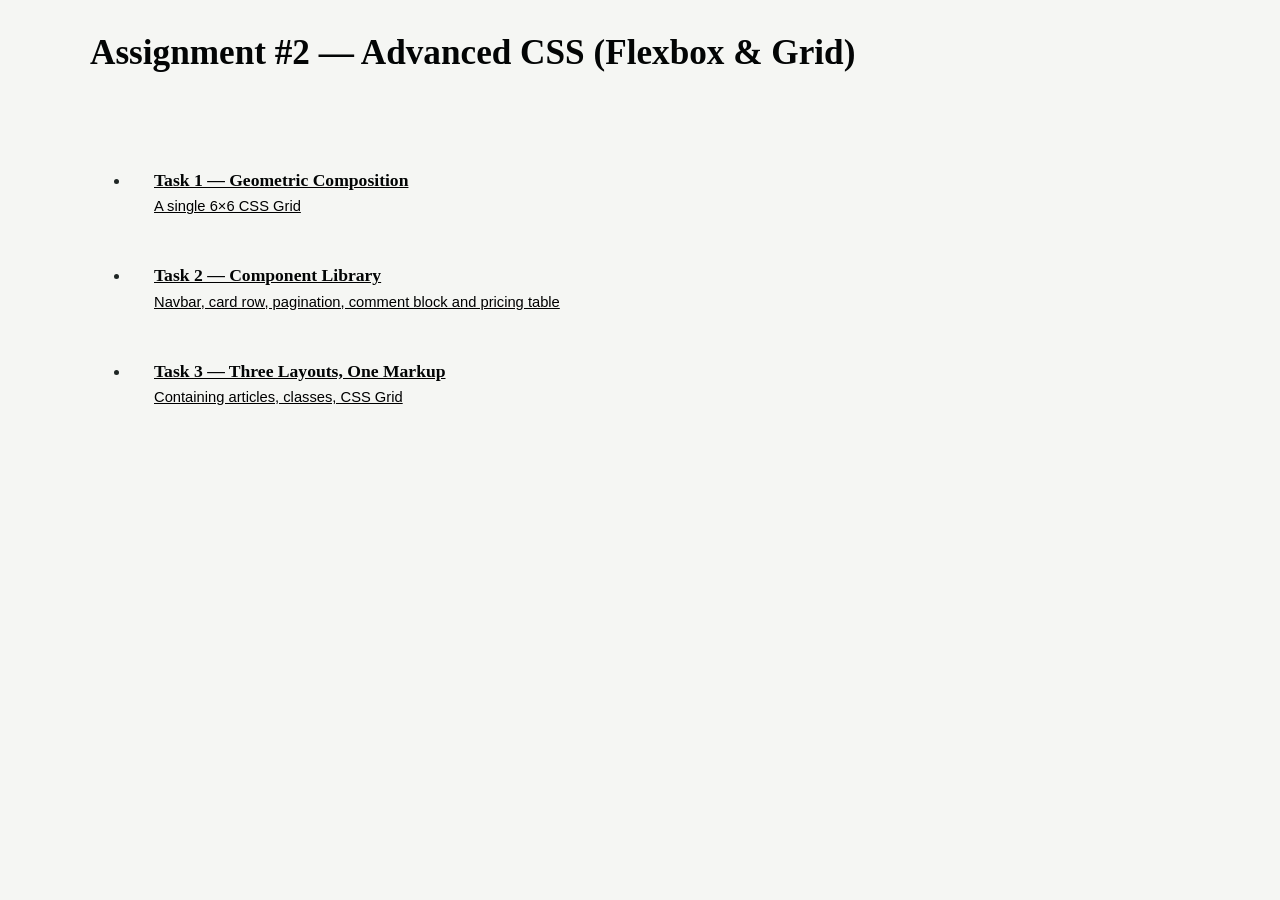
<file: Assignment2_AyanKuvanov/index.html>
<!DOCTYPE html>
<html lang="en">
<head>
<meta charset="UTF-8">
<title>Assignment #2 — Advanced CSS (Flexbox & Grid)</title>
<link rel="stylesheet" href="shared.css">
<style>
  .task-list a {
    display: block;
    border-radius: var(--radius);
    padding: var(--space-4);
  }
  .task-list a:hover { text-decoration: none; border-color: var(--color-primary); }
  .task-list h2 { margin: 0 0 var(--space-1); font-size: 1.1rem; }
  .task-list p { margin: 0; color: var(--color-muted); font-size: 0.92rem; }
</style>
</head>
<body>
  <main class="page">
    <header class="page-header">
      <h1>Assignment #2 — Advanced CSS (Flexbox &amp; Grid)</h1>
    </header>
    <ul class="task-list">
      <li><a href="task1/index.html">
        <h2>Task 1 — Geometric Composition</h2>
        <p>A single 6×6 CSS Grid</p>
      </a></li>
      <li><a href="task2/index.html">
        <h2>Task 2 — Component Library</h2>
        <p>Navbar, card row, pagination, comment block and pricing table</p>
      </a></li>
      <li><a href="task3/index.html">
        <h2>Task 3 — Three Layouts, One Markup</h2>
        <p>Containing articles, classes, CSS Grid</p>
      </a></li>
    </ul>
  </main>
</body>
</html>
</file>
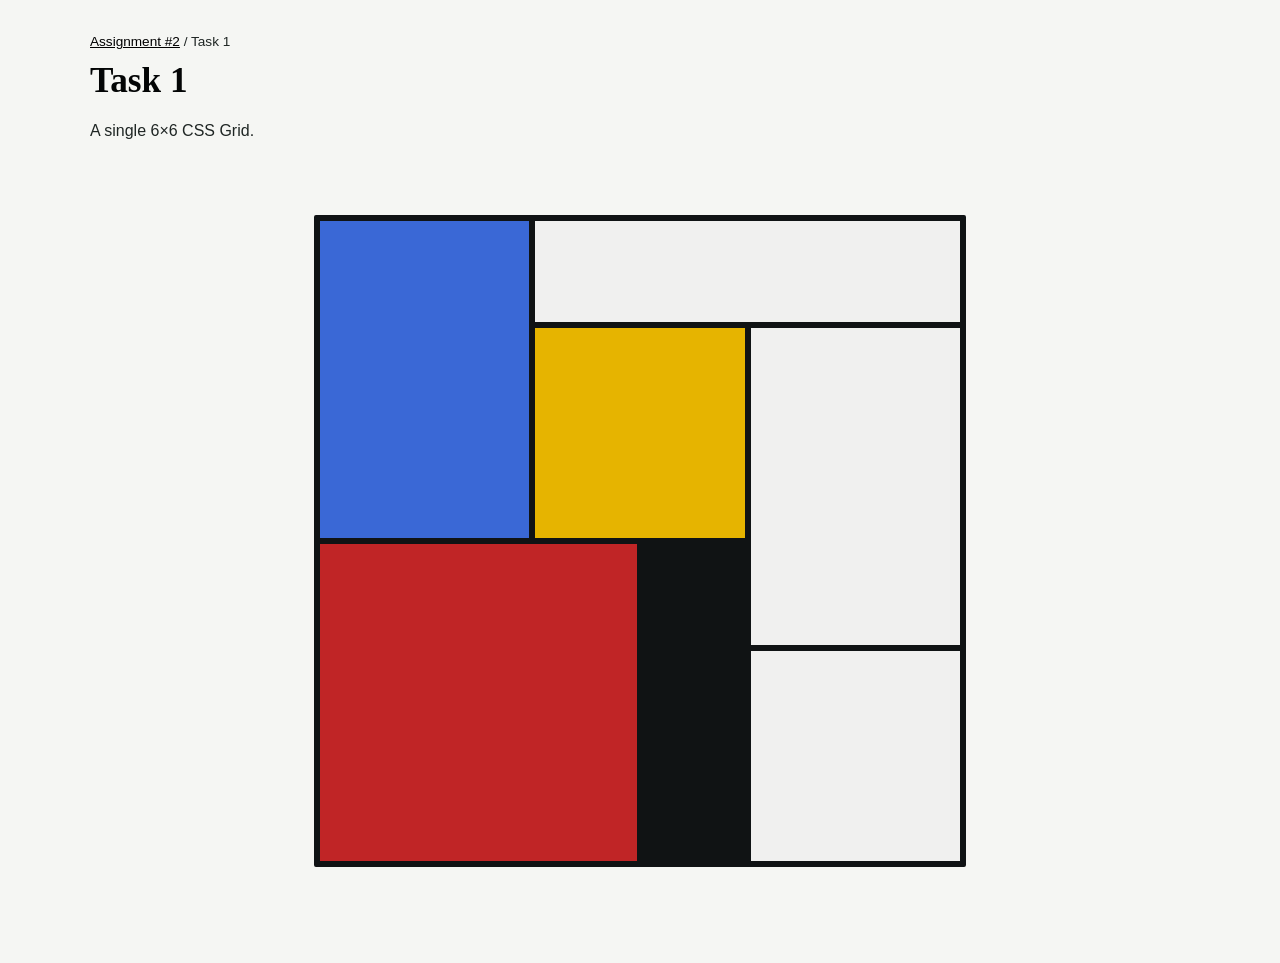
<file: Assignment2_AyanKuvanov/task1/index.html>
<!DOCTYPE html>
<html lang="en">
<head>
<meta charset="UTF-8">
<meta name="viewport" content="width=device-width, initial-scale=1">
<title>Task 1</title>
<link rel="stylesheet" href="../shared.css">
<link rel="stylesheet" href="grid.css">
</head>
<body>
  <main class="page">
    <div class="crumbs"><a href="../index.html">Assignment #2</a> / Task 1</div>
    <header class="page-header">
      <h1>Task 1</h1>
      <p class="lede">A single 6×6 CSS Grid.</p>
    </header>

    <section class="section">
      <div class="composition" role="img" aria-label="Mondrian-style geometric composition made of colored rectangles">
        <div class="block block--blue"></div>
        <div class="block block--grey-top"></div>
        <div class="block block--yellow"></div>
        <div class="block block--grey-tall"></div>
        <div class="block block--red"></div>
        <div class="block block--black"></div>
        <div class="block block--grey-bottom"></div>
      </div>
    </section>
  </main>
</body>
</html>
</file>
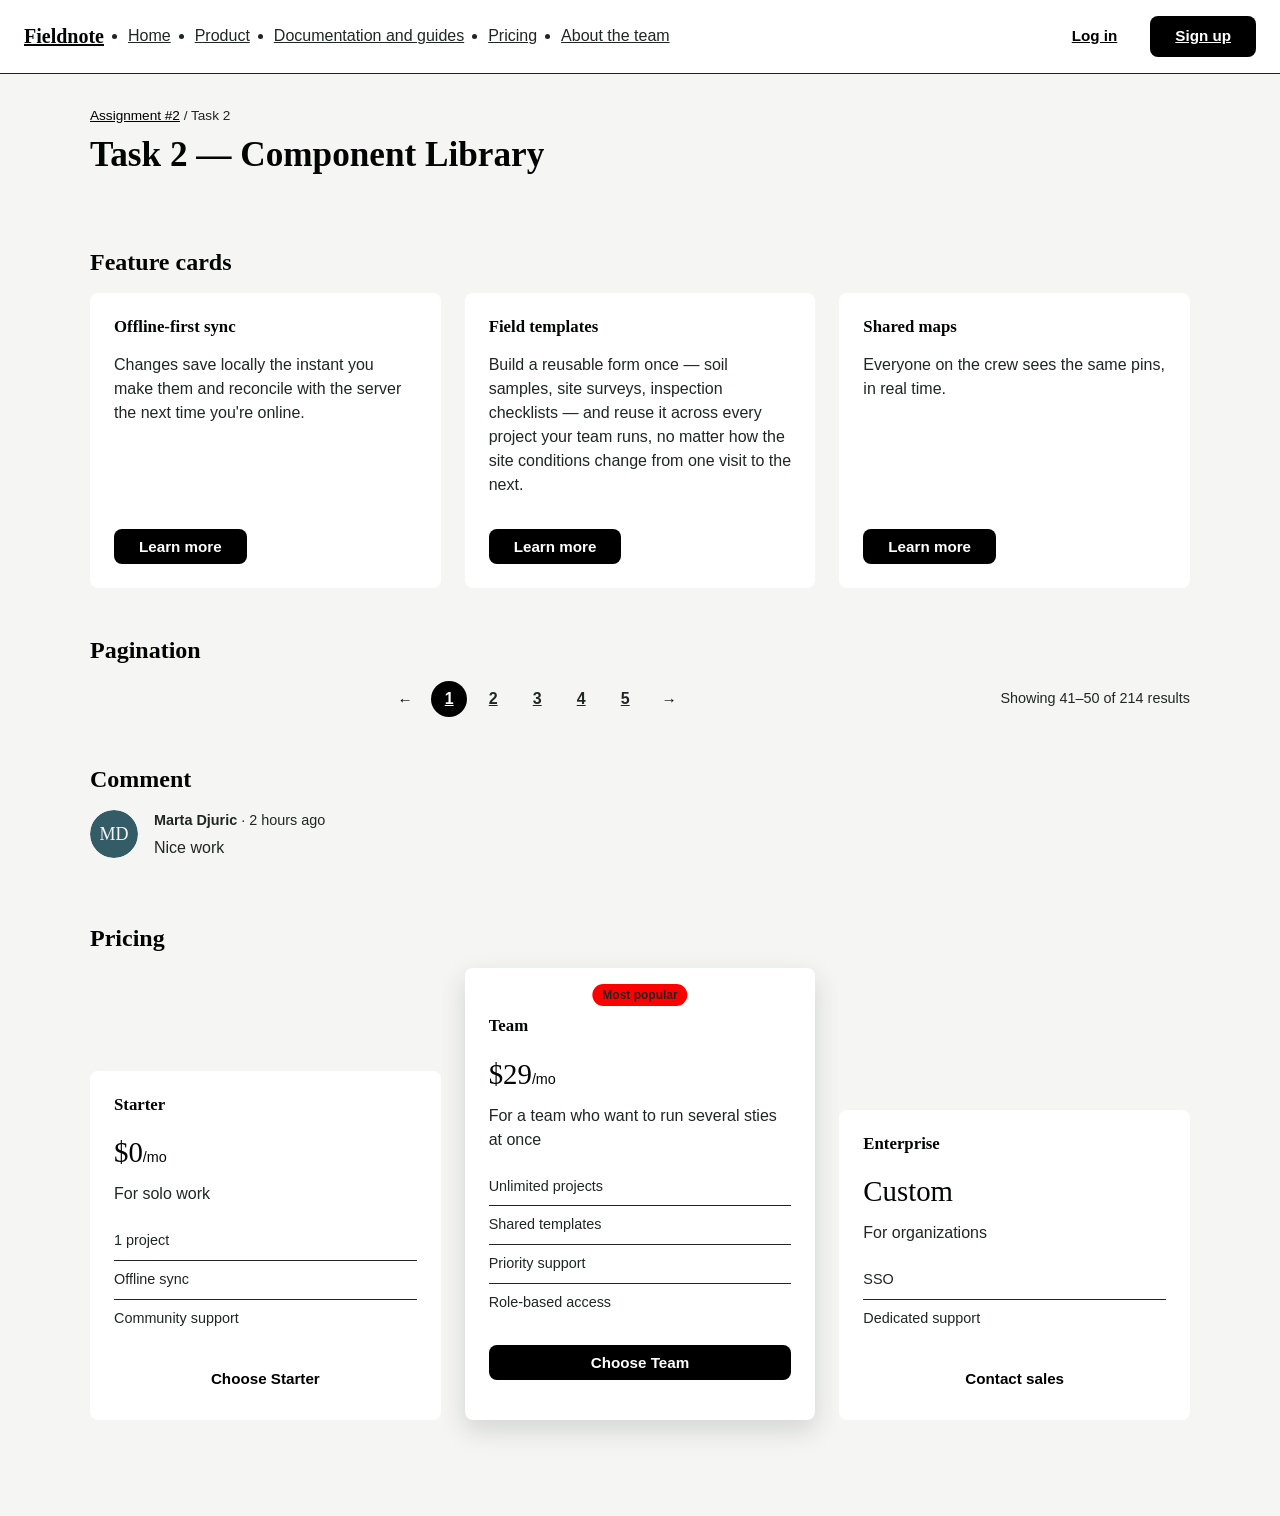
<file: Assignment2_AyanKuvanov/task2/index.html>
<!DOCTYPE html>
<html lang="en">
<head>
<meta charset="UTF-8">
<meta name="viewport" content="width=device-width, initial-scale=1">
<title>Task 2</title>
<link rel="stylesheet" href="../shared.css">
<link rel="stylesheet" href="components.css">
</head>
<body>

  <nav class="navbar">
    <a class="navbar__logo" href="#">Fieldnote</a>
    <ul class="navbar__links">
      <li><a href="#">Home</a></li>
      <li><a href="#">Product</a></li>
      <li><a href="#">Documentation and guides</a></li>
      <li><a href="#">Pricing</a></li>
      <li><a href="#">About the team</a></li>
    </ul>
    <div class="navbar__actions">
      <a class="btn btn-ghost" href="#">Log in</a>
      <a class="btn" href="#">Sign up</a>
    </div>
  </nav>

  <main class="page">
    <div class="crumbs"><a href="../index.html">Assignment #2</a> / Task 2</div>
    <header class="page-header">
      <h1>Task 2 — Component Library</h1>
    </header>

    <section class="section">
      <h2>Feature cards</h2>
      <div class="card-row">
        <article class="card">
          <h3>Offline-first sync</h3>
          <p>Changes save locally the instant you make them and reconcile with the server
            the next time you're online.</p>
          <div class="card__actions">
            <button class="btn">Learn more</button>
          </div>
        </article>
        <article class="card">
          <h3>Field templates</h3>
          <p>Build a reusable form once — soil samples, site surveys, inspection
            checklists — and reuse it across every project your team runs, no matter
            how the site conditions change from one visit to the next.</p>
          <div class="card__actions">
            <button class="btn">Learn more</button>
          </div>
        </article>
        <article class="card">
          <h3>Shared maps</h3>
          <p>Everyone on the crew sees the same pins, in real time.</p>
          <div class="card__actions">
            <button class="btn">Learn more</button>
          </div>
        </article>
      </div>
    </section>

    <section class="section">
      <h2>Pagination</h2>
      <nav class="pagination" aria-label="Results pages">
        <div class="pagination__center">
          <button class="pagination__arrow" aria-label="Previous page">&larr;</button>
          <ul class="pagination__pages">
            <li><a href="#" class="is-current">1</a></li>
            <li><a href="#">2</a></li>
            <li><a href="#">3</a></li>
            <li><a href="#">4</a></li>
            <li><a href="#">5</a></li>
          </ul>
          <button class="pagination__arrow" aria-label="Next page">&rarr;</button>
        </div>
        <span class="pagination__count">Showing 41–50 of 214 results</span>
      </nav>
    </section>

    <section class="section">
      <h2>Comment</h2>
      <div class="comment">
        <img class="comment__avatar" src="data:image/svg+xml,%3Csvg xmlns='http://www.w3.org/2000/svg' viewBox='0 0 48 48'%3E%3Crect width='48' height='48' rx='24' fill='%23335c67'/%3E%3Ctext x='24' y='30' font-family='Georgia,serif' font-size='18' fill='%23f5f6f3' text-anchor='middle'%3EMD%3C/text%3E%3C/svg%3E" alt="Portrait of Marta Djuric">
        <div class="comment__body">
          <p class="comment__meta"><strong>Marta Djuric</strong> · 2 hours ago</p>
          <p>Nice work</p>
        </div>
      </div>
    </section>

    <section class="section">
      <h2>Pricing</h2>
      <div class="pricing">
        <article class="plan">
          <h3>Starter</h3>
          <p class="plan__price">$0<span>/mo</span></p>
          <p>For solo work</p>
          <ul>
            <li>1 project</li>
            <li>Offline sync</li>
            <li>Community support</li>
          </ul>
          <button class="btn btn-ghost">Choose Starter</button>
        </article>
        <article class="plan plan--recommended">
          <p class="plan__badge">Most popular</p>
          <h3>Team</h3>
          <p class="plan__price">$29<span>/mo</span></p>
          <p>For a team who want to run several  sties at once</p>
          <ul>
            <li>Unlimited projects</li>
            <li>Shared templates</li>
            <li>Priority support</li>
            <li>Role-based access</li>
          </ul>
          <button class="btn">Choose Team</button>
        </article>
        <article class="plan">
          <h3>Enterprise</h3>
          <p class="plan__price">Custom</p>
          <p>For organizations</p>
          <ul>
            <li>SSO</li>
            <li>Dedicated support</li>
          </ul>
          <button class="btn btn-ghost">Contact sales</button>
        </article>
      </div>
    </section>
  </main>
</body>
</html>
</file>
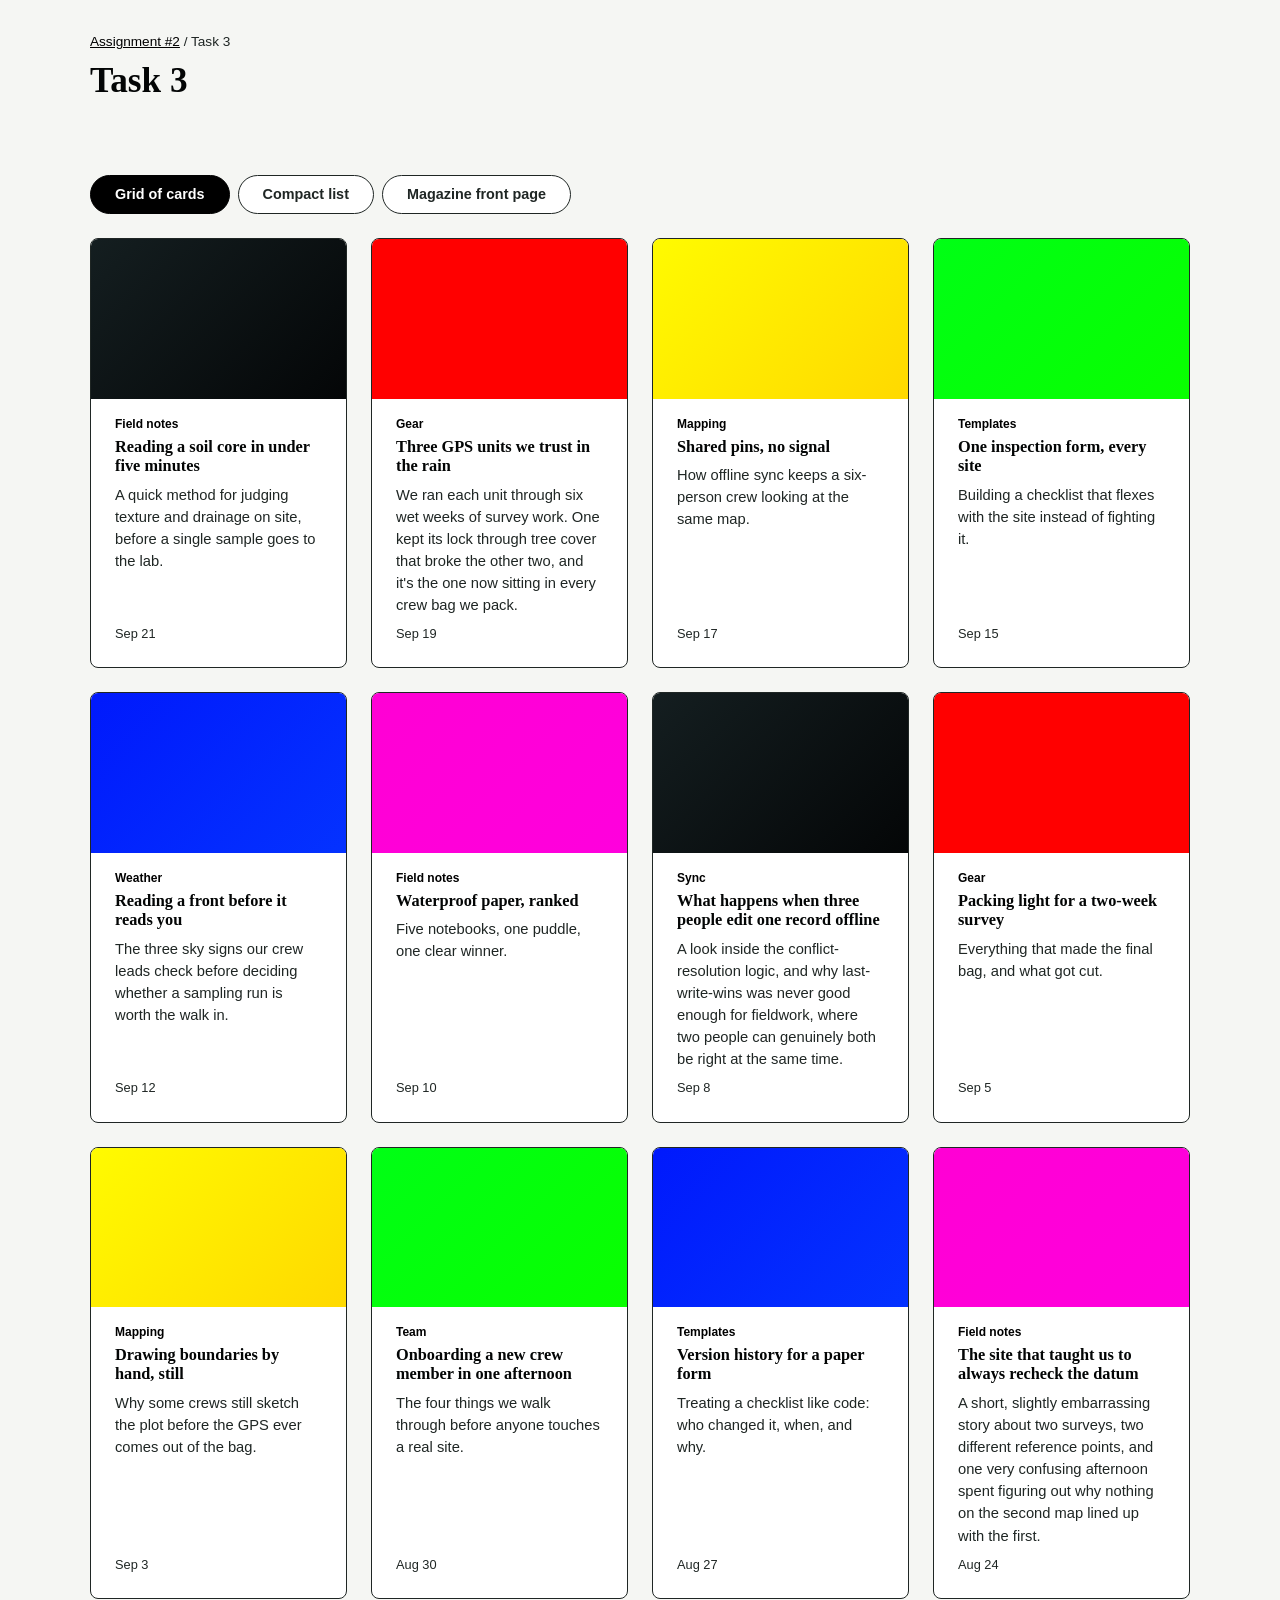
<file: Assignment2_AyanKuvanov/task3/index.html>
<!DOCTYPE html>
<html lang="en">
<head>
<meta charset="UTF-8">
<meta name="viewport" content="width=device-width, initial-scale=1">
<title>Task 3</title>
<link rel="stylesheet" href="../shared.css">
<link rel="stylesheet" href="layouts.css">
</head>
<body>
  <main class="page">
    <div class="crumbs"><a href="../index.html">Assignment #2</a> / Task 3</div>
    <header class="page-header">
      <h1>Task 3</h1>
    </header>

    <div class="mode-switch">
      <input type="radio" name="mode" id="mode-grid" checked>
      <input type="radio" name="mode" id="mode-list">
      <input type="radio" name="mode" id="mode-magazine">
      <div class="mode-switch__tabs">
        <label for="mode-grid">Grid of cards</label>
        <label for="mode-list">Compact list</label>
        <label for="mode-magazine">Magazine front page</label>
      </div>

      <div class="gallery mode-target">
        <article class="item">
          <div class="item__media item__media--a"></div>
          <div class="item__body">
            <div class="item__text">
              <p class="item__tag">Field notes</p>
            <h3>Reading a soil core in under five minutes</h3>
            <p class="item__desc">A quick method for judging texture and drainage on
              site, before a single sample goes to the lab.</p>
            </div>
            <p class="item__date">Sep 21</p>
          </div>
        </article>

        <article class="item">
          <div class="item__media item__media--b"></div>
          <div class="item__body">
            <div class="item__text">
              <p class="item__tag">Gear</p>
            <h3>Three GPS units we trust in the rain</h3>
            <p class="item__desc">We ran each unit through six wet weeks of survey work.
              One kept its lock through tree cover that broke the other two, and it's
              the one now sitting in every crew bag we pack.</p>
            </div>
            <p class="item__date">Sep 19</p>
          </div>
        </article>

        <article class="item">
          <div class="item__media item__media--c"></div>
          <div class="item__body">
            <div class="item__text">
              <p class="item__tag">Mapping</p>
            <h3>Shared pins, no signal</h3>
            <p class="item__desc">How offline sync keeps a six-person crew looking at
              the same map.</p>
            </div>
            <p class="item__date">Sep 17</p>
          </div>
        </article>

        <article class="item">
          <div class="item__media item__media--d"></div>
          <div class="item__body">
            <div class="item__text">
              <p class="item__tag">Templates</p>
            <h3>One inspection form, every site</h3>
            <p class="item__desc">Building a checklist that flexes with the site instead
              of fighting it.</p>
            </div>
            <p class="item__date">Sep 15</p>
          </div>
        </article>

        <article class="item">
          <div class="item__media item__media--e"></div>
          <div class="item__body">
            <div class="item__text">
              <p class="item__tag">Weather</p>
            <h3>Reading a front before it reads you</h3>
            <p class="item__desc">The three sky signs our crew leads check before
              deciding whether a sampling run is worth the walk in.</p>
            </div>
            <p class="item__date">Sep 12</p>
          </div>
        </article>

        <article class="item">
          <div class="item__media item__media--f"></div>
          <div class="item__body">
            <div class="item__text">
              <p class="item__tag">Field notes</p>
            <h3>Waterproof paper, ranked</h3>
            <p class="item__desc">Five notebooks, one puddle, one clear winner.</p>
            </div>
            <p class="item__date">Sep 10</p>
          </div>
        </article>

        <article class="item">
          <div class="item__media item__media--a"></div>
          <div class="item__body">
            <div class="item__text">
              <p class="item__tag">Sync</p>
            <h3>What happens when three people edit one record offline</h3>
            <p class="item__desc">A look inside the conflict-resolution logic, and why
              last-write-wins was never good enough for fieldwork, where two people can
              genuinely both be right at the same time.</p>
            </div>
            <p class="item__date">Sep 8</p>
          </div>
        </article>

        <article class="item">
          <div class="item__media item__media--b"></div>
          <div class="item__body">
            <div class="item__text">
              <p class="item__tag">Gear</p>
            <h3>Packing light for a two-week survey</h3>
            <p class="item__desc">Everything that made the final bag, and what got cut.</p>
            </div>
            <p class="item__date">Sep 5</p>
          </div>
        </article>

        <article class="item">
          <div class="item__media item__media--c"></div>
          <div class="item__body">
            <div class="item__text">
              <p class="item__tag">Mapping</p>
            <h3>Drawing boundaries by hand, still</h3>
            <p class="item__desc">Why some crews still sketch the plot before the GPS
              ever comes out of the bag.</p>
            </div>
            <p class="item__date">Sep 3</p>
          </div>
        </article>

        <article class="item">
          <div class="item__media item__media--d"></div>
          <div class="item__body">
            <div class="item__text">
              <p class="item__tag">Team</p>
            <h3>Onboarding a new crew member in one afternoon</h3>
            <p class="item__desc">The four things we walk through before anyone touches
              a real site.</p>
            </div>
            <p class="item__date">Aug 30</p>
          </div>
        </article>

        <article class="item">
          <div class="item__media item__media--e"></div>
          <div class="item__body">
            <div class="item__text">
              <p class="item__tag">Templates</p>
            <h3>Version history for a paper form</h3>
            <p class="item__desc">Treating a checklist like code: who changed it, when,
              and why.</p>
            </div>
            <p class="item__date">Aug 27</p>
          </div>
        </article>

        <article class="item">
          <div class="item__media item__media--f"></div>
          <div class="item__body">
            <div class="item__text">
              <p class="item__tag">Field notes</p>
            <h3>The site that taught us to always recheck the datum</h3>
            <p class="item__desc">A short, slightly embarrassing story about two surveys,
              two different reference points, and one very confusing afternoon spent
              figuring out why nothing on the second map lined up with the first.</p>
            </div>
            <p class="item__date">Aug 24</p>
          </div>
        </article>
      </div>
    </div>
  </main>
</body>
</html>
</file>
<file: Assignment2_AyanKuvanov/shared.css>
:root {
  --color-bg: #f5f6f3;
  --color-surface: #ffffff;
  --color-text: #1f2624;
  --color-primary: #000000;
  --color-primary-dark: #030505;
  --color-accent: #ff0000;
  --font-sans: -apple-system, BlinkMacSystemFont, "Segoe UI", Roboto, Helvetica, Arial, sans-serif;
  --font-serif: Georgia, "Iowan Old Style", "Times New Roman", serif;
  --space-1: 4px;
  --space-2: 8px;
  --space-3: 16px;
  --space-4: 24px;
  --space-5: 32px;
  --space-6: 48px;
  --radius: 8px;
}

html,
body {
  margin: 0;
}

body {
  font-family: var(--font-sans);
  background: var(--color-bg);
  color: var(--color-text);
  line-height: 1.5;
  font-size: 16px;
}

h1, h2, h3 {
  font-family: var(--font-serif);
  font-weight: 700;
  line-height: 1.2;
  margin: 0 0 var(--space-3);
  color: var(--color-primary-dark);
}

h1 { font-size: clamp(1.6rem, 1.2rem + 1.5vw, 2.2rem); }
h2 { font-size: clamp(1.2rem, 1rem + 0.8vw, 1.5rem); }
h3 { font-size: 1.05rem; }

p { margin: 0 0 var(--space-3); color: var(--color-text); }

a {
  color: var(--color-primary);
}

button, .btn {
  font-family: var(--font-sans);
  font-size: 0.95rem;
  font-weight: 600;
  border: 1px solid transparent;
  border-radius: var(--radius);
  padding: var(--space-2) var(--space-4);
  cursor: pointer;
  background: var(--color-primary);
  color: #fff;
}

.btn-ghost {
  background: transparent;
  color: var(--color-primary);
}
.btn-ghost:hover { background: var(--color-surface); }

.page {
  max-width: 1100px;
  margin: 0 auto;
  padding: var(--space-5) var(--space-4) var(--space-6);
}

.page-header {
  margin-bottom: var(--space-5);
  padding-bottom: var(--space-4);
}

.page-header p.lede {
  color: var(--color-muted);
  max-width: 60ch;
}

.section {
  margin-bottom: var(--space-6);
}

.crumbs {
  font-size: 0.85rem;
  color: var(--color-muted);
  margin-bottom: var(--space-2);
}
</file>
<file: Assignment2_AyanKuvanov/task1/grid.css>
.composition {
  width: min(90vw, 90vh, 640px);
  aspect-ratio: 1 / 1;
  margin: 0 auto;
  display: grid;
  grid-template-columns: repeat(6, 1fr);
  grid-template-rows: repeat(6, 1fr);
  gap: 6px;
  background: #101314;
  border: 6px solid #101314;
  border-radius: 2px;
}
.block {
  min-width: 0;
  min-height: 0;
}
.block--blue {
  grid-column: 1 / 3;
  grid-row: 1 / 4;
  background: #3a68d6;
}

.block--grey-top {
  grid-column: 3 / 7;
  grid-row: 1 / 2;
  background: #f0f0ef;
}

.block--yellow {
  grid-column: 3 / 5;
  grid-row: 2 / 4;
  background: #e6b400;
}

.block--grey-tall {
  grid-column: 5 / 7;
  grid-row: 2 / 5;
  background: #f0f0ef;
}

.block--red {
  grid-column: 1 / 4;
  grid-row: 4 / 7;
  background: #c02526;
}

.block--black {
  grid-column: 4 / 5;
  grid-row: 4 / 7;
  background: #101314;
}

.block--grey-bottom {
  grid-column: 5 / 7;
  grid-row: 5 / 7;
  background: #f0f0ef;
}
</file>
<file: Assignment2_AyanKuvanov/task2/components.css>
.navbar {
  display: flex;
  flex-wrap: wrap;
  align-items: center;
  gap: var(--space-2) var(--space-4);
  background: var(--color-surface);
  border-bottom: 1px solid;
  padding: var(--space-3) var(--space-4);
}

.navbar__logo {
  flex: 0 0 auto;
  font-family: var(--font-serif);
  font-weight: 700;
  font-size: 1.25rem;
  color: var(--color-primary-dark);
}

.navbar__links {
  display: flex;
  flex-wrap: wrap;
  gap: var(--space-2) var(--space-4);
  margin: 0;
  padding: 0;
  flex: 1 1 auto;
  min-width: 0; 
}

.navbar__links a {
  color: var(--color-text);
  font-weight: 500;
}

.navbar__actions {
  display: flex;
  align-items: center;
  gap: var(--space-2);
  flex: 0 0 auto;
  margin-left: auto;
}
.card-row {
  display: flex;
  flex-wrap: wrap;
  align-items: stretch;
  gap: var(--space-4);
}

.card {
  flex: 1 1 260px;
  display: flex;
  flex-direction: column;
  background: var(--color-surface);
  border: 1px solid var(--color-border);
  border-radius: var(--radius);
  padding: var(--space-4);
}

.card p { color: var(--color-muted); }

.card__actions {
  margin-top: auto;
  padding-top: var(--space-3);
}
.pagination {
  display: flex;
  flex-wrap: wrap;
  align-items: center;
  gap: var(--space-3);
}

.pagination__center {
  display: flex;
  align-items: center;
  justify-content: center;
  gap: var(--space-2);
  flex: 1 1 auto;
}

.pagination__pages {
  display: flex;
  gap: var(--space-2);
  list-style: none;
  margin: 0;
  padding: 0;
}

.pagination__pages a {
  display: flex;
  align-items: center;
  justify-content: center;
  width: 2.25rem;
  height: 2.25rem;
  border-radius: 50%;
  color: var(--color-text);
  font-weight: 600;
}

.pagination__pages a.is-current {
  background: var(--color-primary);
  color: #fff;
}
.pagination__pages a:hover { text-decoration: none; background: var(--color-bg); }
.pagination__pages a.is-current:hover { background: var(--color-primary-dark); }

.pagination__arrow {
  flex: 0 0 auto;
  width: 2.25rem;
  height: 2.25rem;
  padding: 0;
  border-radius: 50%;
  background: transparent;
  color: var(--color-primary);
  border: 1px solid var(--color-border);
  display: flex;
  align-items: center;
  justify-content: center;
}
.pagination__arrow:hover { background: var(--color-surface); }

.pagination__count {
  flex: 0 0 auto;
  margin-left: auto;
  color: var(--color-muted);
  font-size: 0.9rem;
  white-space: nowrap;
}

.comment {
  display: flex;
  align-items: flex-start;
  gap: var(--space-3);
}

.comment__avatar {
  flex: 0 0 auto;
  width: 48px;
  height: 48px;
  border-radius: 50%;
  object-fit: cover;
}

.comment__body {
  flex: 1 1 auto;
  min-width: 0;
}

.comment__meta {
  margin: 0 0 var(--space-1);
  font-size: 0.9rem;
  color: var(--color-muted);
}


.pricing {
  display: flex;
  flex-wrap: wrap;
  align-items: flex-end;
  gap: var(--space-4);
}

.plan {
  position: relative;
  flex: 1 1 220px;
  display: flex;
  flex-direction: column;
  background: var(--color-surface);
  border: 1px solid var(--color-border);
  border-radius: var(--radius);
  padding: var(--space-4);
  box-shadow: var(--shadow);
}

.plan--recommended {
  padding-top: calc(var(--space-4) + var(--space-4));
  padding-bottom: calc(var(--space-4) + var(--space-3));
  border-color: var(--color-primary);
  box-shadow: 0 10px 26px rgba(31, 38, 36, 0.16);
}

.plan__badge {
  position: absolute;
  top: var(--space-3);
  left: 50%;
  transform: translateX(-50%);
  background: var(--color-accent);
  color: #1f2624;
  font-size: 0.75rem;
  font-weight: 700;
  padding: 2px 10px;
  border-radius: 999px;
  white-space: nowrap;
}

.plan__price {
  font-family: var(--font-serif);
  font-size: 1.8rem;
  color: var(--color-primary-dark);
  margin: 0 0 var(--space-2);
}
.plan__price span {
  font-family: var(--font-sans);
  font-size: 0.9rem;
  color: var(--color-muted);
}

.plan ul {
  list-style: none;
  margin: 0 0 var(--space-4);
  padding: 0;
  flex: 1 1 auto;
}

.plan li {
  padding: var(--space-2) 0;
  border-top: 1px solid;
  color: var(--color-muted);
  font-size: 0.9rem;
}
.plan li:first-child { border-top: none; }
</file>
<file: Assignment2_AyanKuvanov/task3/layouts.css>
.mode-switch input[type="radio"] {
  position: absolute;
  opacity: 0;
  pointer-events: none;
}

.mode-switch__tabs {
  display: flex;
  flex-wrap: wrap;
  gap: var(--space-2);
  margin-bottom: var(--space-4);
}

.mode-switch__tabs label {
  padding: var(--space-2) var(--space-4);
  border: 1px solid;
  border-radius: 999px;
  cursor: pointer;
  font-size: 0.9rem;
  font-weight: 600;
  color: var(--color-muted);
  background: var(--color-surface);
}
.mode-switch__tabs label:hover { border-color: var(--color-primary); }

#mode-grid:checked ~ .mode-switch__tabs label[for="mode-grid"],
#mode-list:checked ~ .mode-switch__tabs label[for="mode-list"],
#mode-magazine:checked ~ .mode-switch__tabs label[for="mode-magazine"] {
  background: var(--color-primary);
  border-color: var(--color-primary);
  color: #fff;
}

.mode-note {
  color: var(--color-muted);
  font-size: 0.9rem;
  max-width: 65ch;
}
.gallery {
  display: grid;
  grid-template-columns: repeat(auto-fill, minmax(220px, 1fr));
  grid-auto-rows: minmax(0, auto);
  gap: var(--space-4);
  align-items: stretch;
}

.item {
  display: flex;
  flex-direction: column;
  background: var(--color-surface);
  border: 1px solid;
  border-radius: var(--radius);
  overflow: hidden;
  box-shadow: var(--shadow);
}

.item__media {
  flex: 0 0 auto;
  aspect-ratio: 16 / 10;
  background: linear-gradient(135deg, var(--m1), var(--m2));
}
.item__media--a { --m1: #141e20; --m2: #040607; }
.item__media--b { --m1: #ff0000; --m2: #ff0000; }
.item__media--c { --m1: #fffb00; --m2: #ffd900; }
.item__media--d { --m1: #00ff15; --m2: #09ff00; }
.item__media--e { --m1: #0019fc; --m2: #0432ff; }
.item__media--f { --m1: #ff00d4; --m2: #ff00dd; }

.item__body {
  display: flex;
  flex-direction: column;
  flex: 1 1 auto;
  padding: var(--space-3) var(--space-4) var(--space-4);
}

.item__text {
  display: flex;
  flex-direction: column;
  flex: 1 1 auto;
  min-width: 0;
}

.item__tag {
  margin: 0 0 var(--space-1);
  font-size: 0.75rem;
  font-weight: 700;
  color: var(--color-primary);
}

.item h3 {
  font-size: 1.02rem;
  margin: 0 0 var(--space-2);
}

.item__desc {
  flex: 1 1 auto;
  margin: 0;
  color: var(--color-muted);
  font-size: 0.92rem;
}

.item__date {
  flex: 0 0 auto;
  margin: var(--space-2) 0 0;
  font-size: 0.8rem;
  color: var(--color-muted);
}
#mode-list:checked ~ .gallery {
  grid-template-columns: 1fr;
  gap: var(--space-2);
}

#mode-list:checked ~ .gallery .item {
  flex-direction: row;
  align-items: center;
  gap: var(--space-4);
  padding: var(--space-2) var(--space-4);
}

#mode-list:checked ~ .gallery .item__media {
  width: 88px;
  aspect-ratio: 1 / 1;
  border-radius: var(--radius);
  flex: 0 0 auto;
}

#mode-list:checked ~ .gallery .item__body {
  flex-direction: row;
  align-items: center;
  flex: 1 1 auto;
  min-width: 0;
  padding: 0;
  gap: var(--space-4);
}

#mode-list:checked ~ .gallery .item__text {
  flex: 1 1 auto;
  min-width: 0;
}

#mode-list:checked ~ .gallery .item__desc {
  overflow: hidden;
  text-overflow: ellipsis;
  display: -webkit-box;
  -webkit-box-orient: vertical;
}

#mode-list:checked ~ .gallery .item__date {
  flex: 0 0 auto;
  margin: 0 0 0 auto;
  white-space: nowrap;
}



#mode-magazine:checked ~ .gallery {
  grid-template-columns: repeat(auto-fill, minmax(160px, 1fr));
  grid-auto-rows: minmax(130px, auto);
  grid-auto-flow: dense;
  gap: var(--space-3);
}
#mode-magazine:checked ~ .gallery .item:first-child {
  grid-column: span 2;
  grid-row: span 2;
}

#mode-magazine:checked ~ .gallery .item:first-child .item__media {
  flex: 1 1 auto;
  aspect-ratio: auto;
}

#mode-magazine:checked ~ .gallery .item:first-child h3 {
  font-size: 1.35rem;
}

#mode-magazine:checked ~ .gallery .item__media {
  aspect-ratio: 16 / 9;
}

#mode-magazine:checked ~ .gallery .item__desc {
  overflow: hidden;
  text-overflow: ellipsis;
  display: -webkit-box;
  -webkit-box-orient: vertical;
}
</file>
